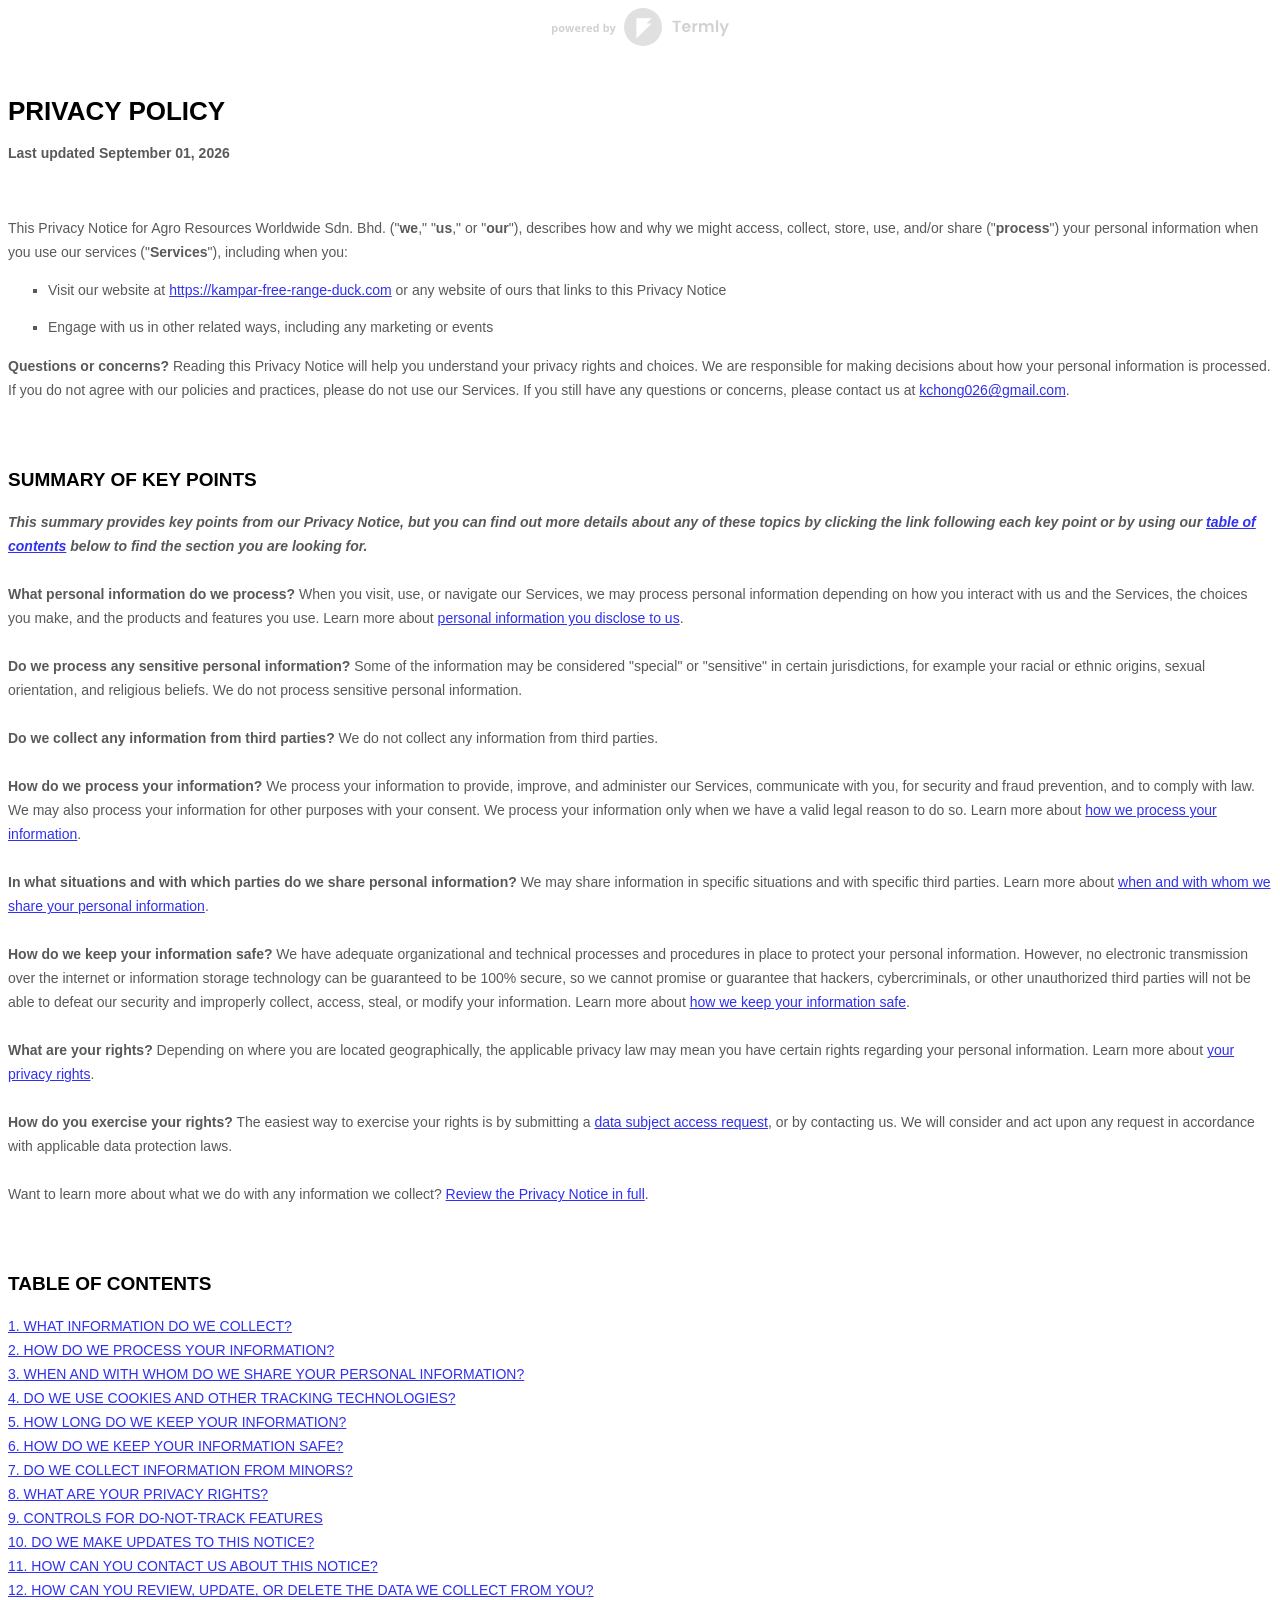
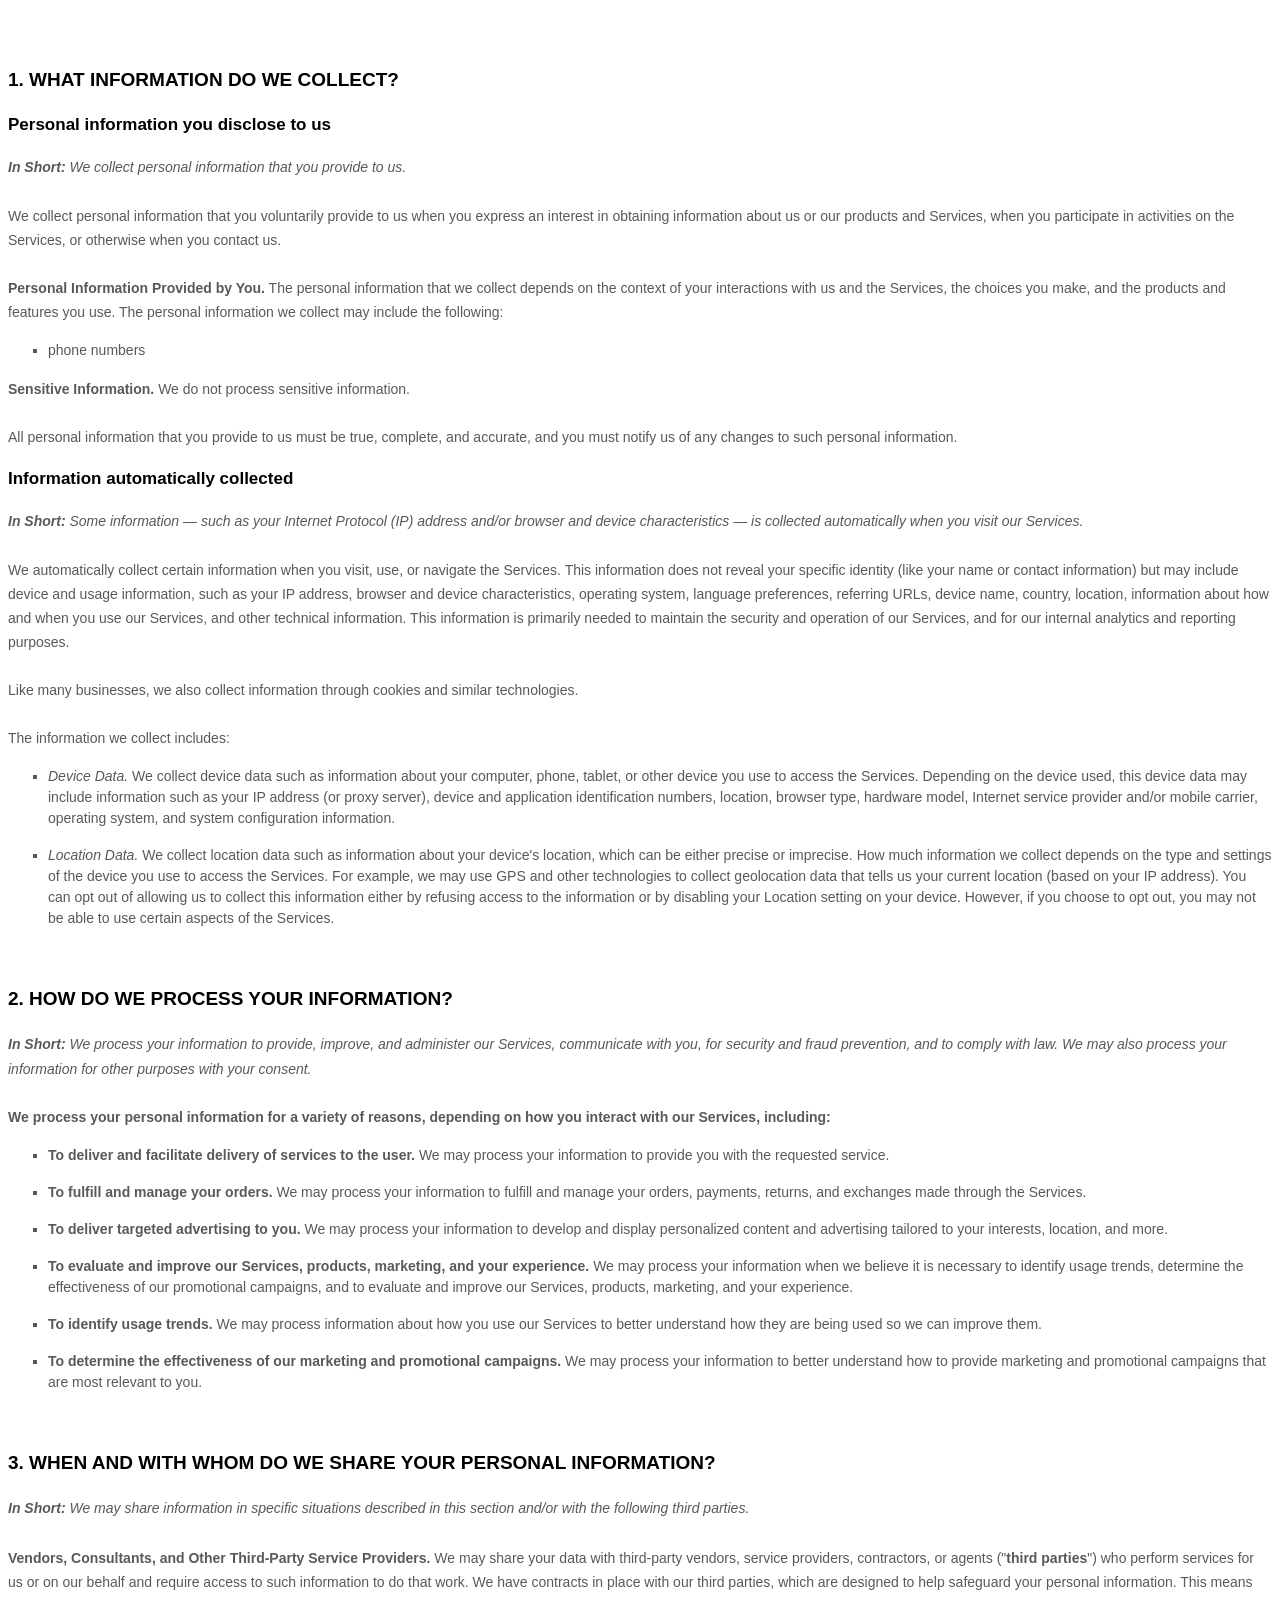
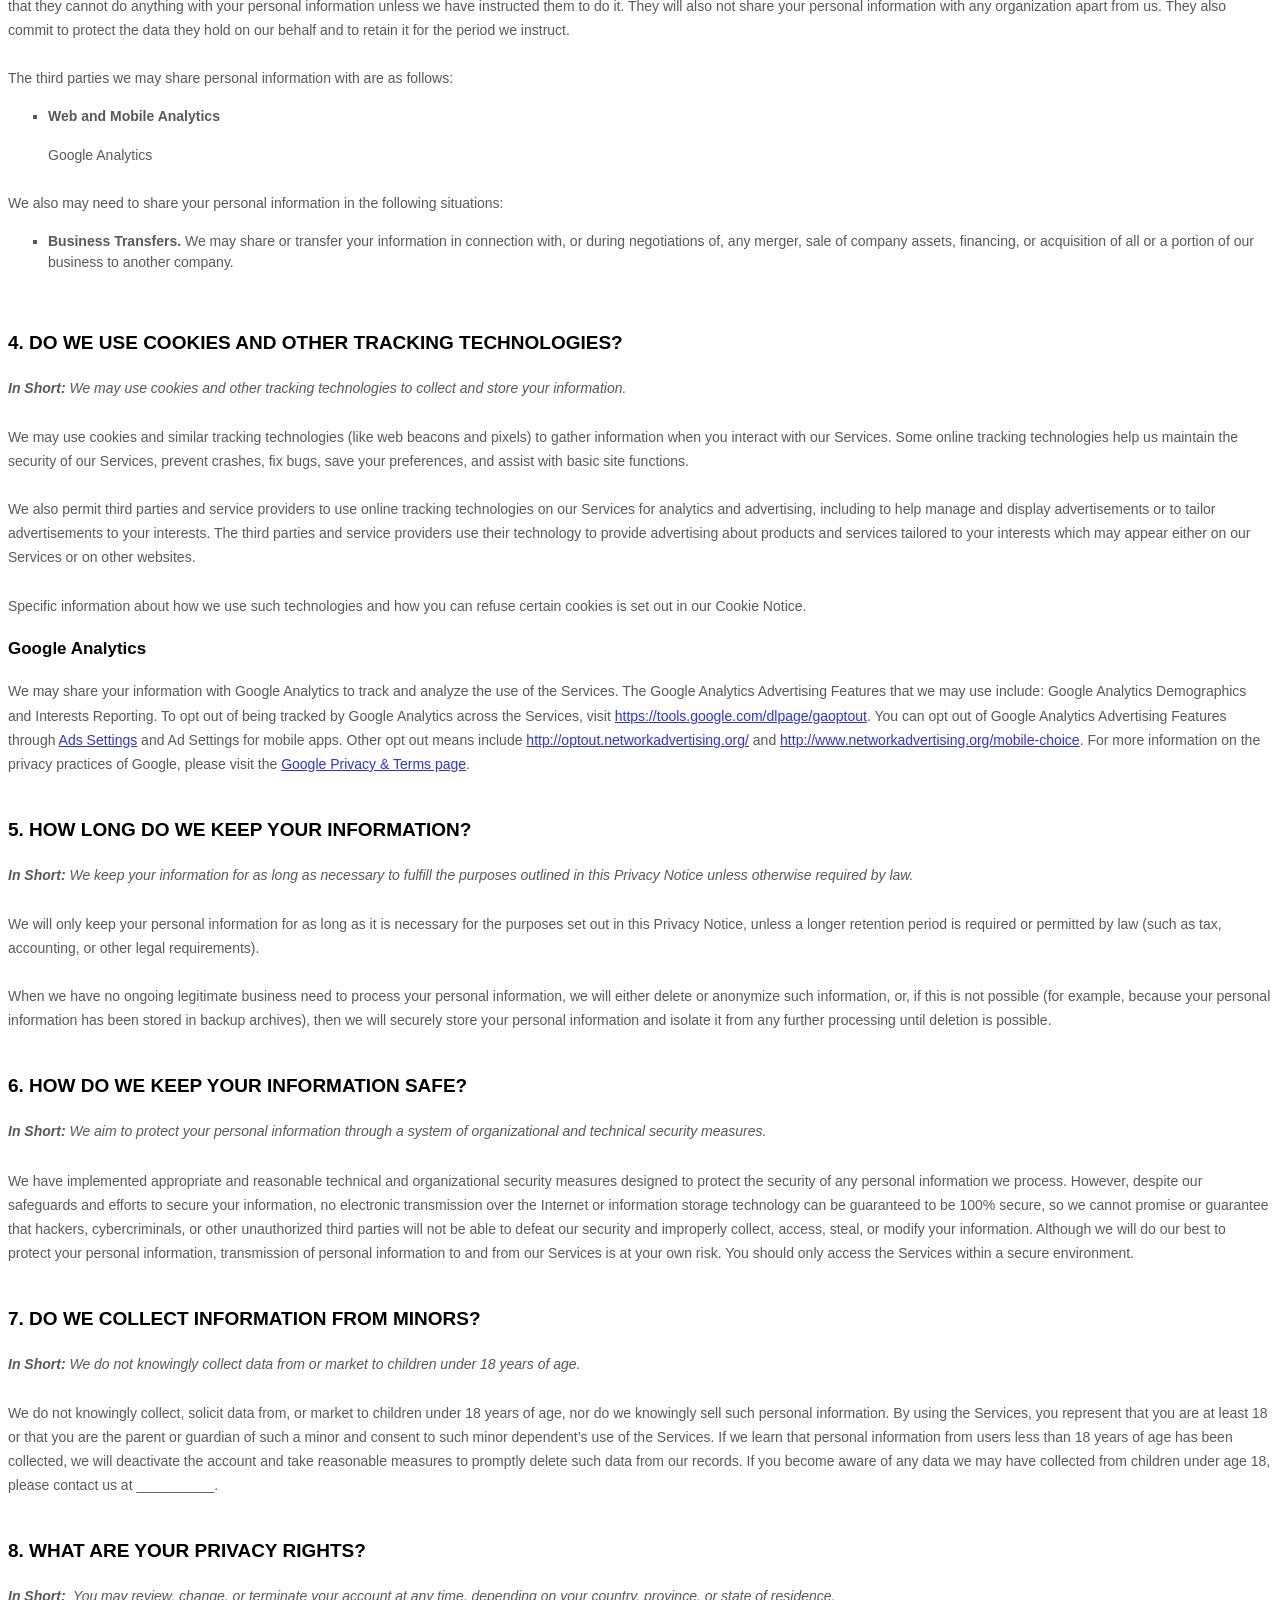
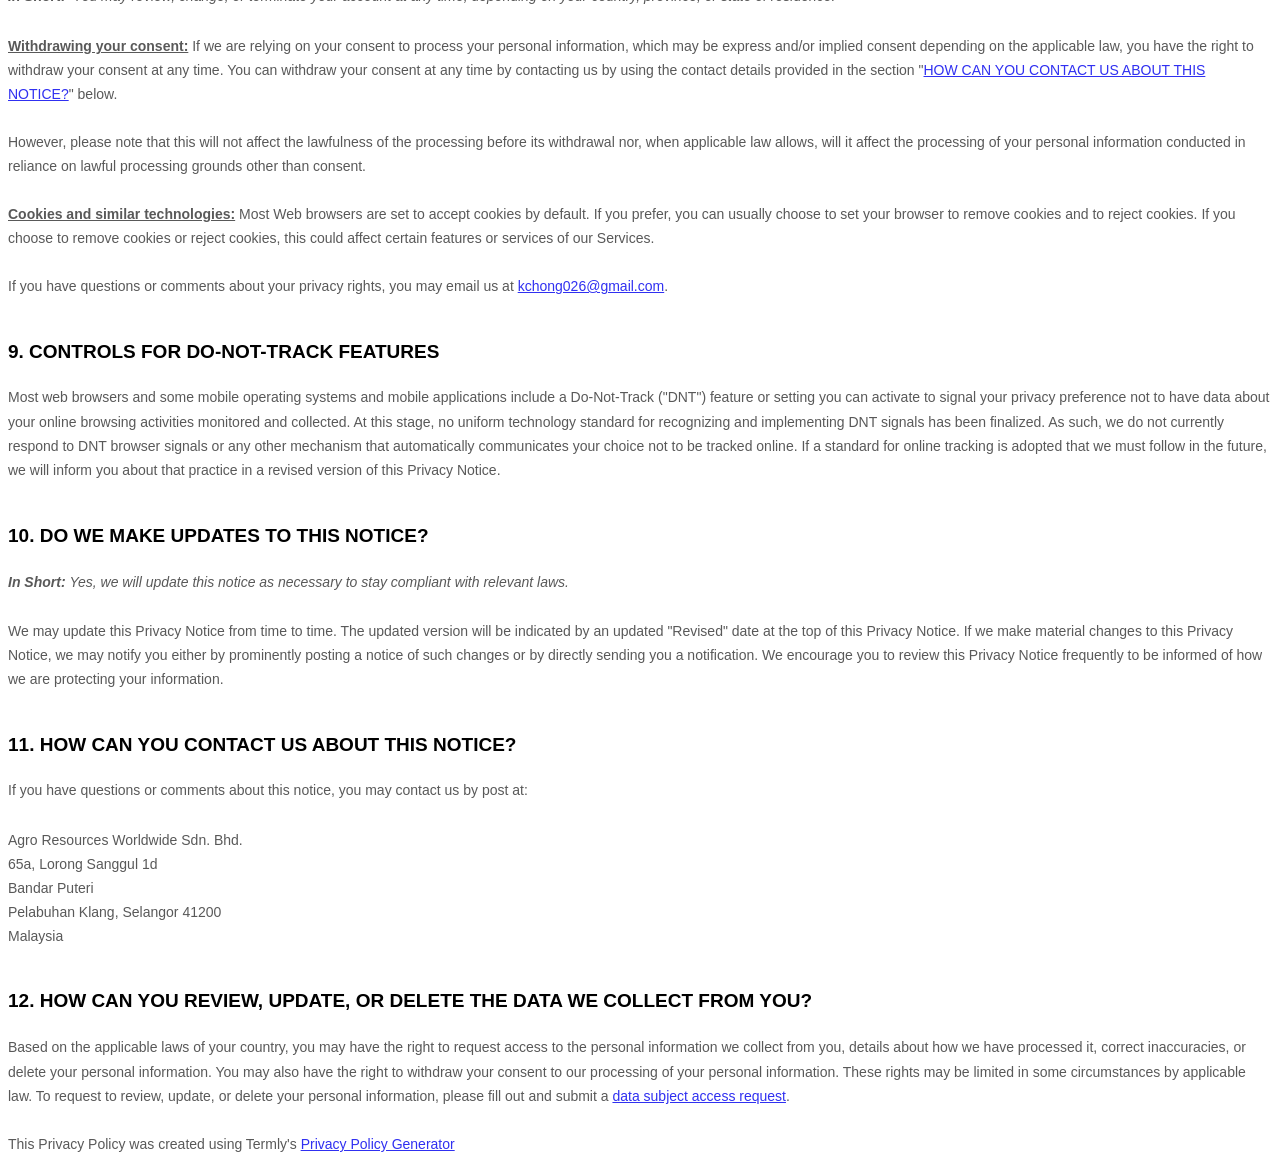
<file: privacy.html>
<!DOCTYPE html>
<html lang="en">
<head>
  <meta charset="UTF-8">
  <meta name="viewport" content="width=device-width, initial-scale=1.0">
  <title>Privacy Policy | Kampar Free Range Duck</title>
  <meta name="description" content="Privacy Policy for Kampar Free Range Duck (kampar-free-range-duck.com) — how we collect, use, and protect your personal information.">
  <meta name="robots" content="index, follow">
  <link rel="canonical" href="https://kampar-free-range-duck.com/privacy.html">
  <link rel="icon" href="assets/favico.ico" type="image/x-icon">
</head>

<body>

  <style>
  [data-custom-class='body'], [data-custom-class='body'] * {
          background: transparent !important;
        }
[data-custom-class='title'], [data-custom-class='title'] * {
          font-family: Arial !important;
font-size: 26px !important;
color: #000000 !important;
        }
[data-custom-class='subtitle'], [data-custom-class='subtitle'] * {
          font-family: Arial !important;
color: #595959 !important;
font-size: 14px !important;
        }
[data-custom-class='heading_1'], [data-custom-class='heading_1'] * {
          font-family: Arial !important;
font-size: 19px !important;
color: #000000 !important;
        }
[data-custom-class='heading_2'], [data-custom-class='heading_2'] * {
          font-family: Arial !important;
font-size: 17px !important;
color: #000000 !important;
        }
[data-custom-class='body_text'], [data-custom-class='body_text'] * {
          color: #595959 !important;
font-size: 14px !important;
font-family: Arial !important;
        }
[data-custom-class='link'], [data-custom-class='link'] * {
          color: #3030F1 !important;
font-size: 14px !important;
font-family: Arial !important;
word-break: break-word !important;
        }
</style>
  <main>
      <span style="display: block;margin: 0 auto 3.125rem;width: 11.125rem;height: 2.375rem;background: url([data-uri]) center no-repeat;"></span>

      <div data-custom-class="body">
      <div><strong><span style="font-size: 26px;"><span data-custom-class="title"><bdt class="block-component"></bdt><bdt class="question"><h1>PRIVACY POLICY</h1></bdt><bdt class="statement-end-if-in-editor"></bdt></span></span></strong></div><div><span style="color: rgb(127, 127, 127);"><strong><span style="font-size: 15px;"><span data-custom-class="subtitle">Last updated <bdt class="question">September 01, 2026</bdt></span></span></strong></span></div><div><br></div><div><br></div><div><br></div><div style="line-height: 1.5;"><span style="color: rgb(127, 127, 127);"><span style="color: rgb(89, 89, 89); font-size: 15px;"><span data-custom-class="body_text">This Privacy Notice for <bdt class="question noTranslate">Agro Resources Worldwide Sdn. Bhd.</bdt><bdt class="block-component"></bdt></bdt> (<bdt class="block-component"></bdt>"<strong>we</strong>," "<strong>us</strong>," or "<strong>our</strong>"<bdt class="statement-end-if-in-editor"></bdt></span><span data-custom-class="body_text">), describes how and why we might access, collect, store, use, and/or share (<bdt class="block-component"></bdt>"<strong>process</strong>"<bdt class="statement-end-if-in-editor"></bdt>) your personal information when you use our services (<bdt class="block-component"></bdt>"<strong>Services</strong>"<bdt class="statement-end-if-in-editor"></bdt>), including when you:</span></span></span><span style="font-size: 15px;"><span style="color: rgb(127, 127, 127);"><span data-custom-class="body_text"><span style="color: rgb(89, 89, 89);"><span data-custom-class="body_text"><bdt class="block-component"></bdt></span></span></span></span></span></div><ul><li data-custom-class="body_text" style="line-height: 1.5;"><span style="font-size: 15px; color: rgb(89, 89, 89);"><span style="font-size: 15px; color: rgb(89, 89, 89);"><span data-custom-class="body_text">Visit our website<bdt class="block-component"></bdt> at <span style="color: rgb(0, 58, 250);"><bdt class="question noTranslate"><a target="_blank" data-custom-class="link" href="https://kampar-free-range-duck.com">https://kampar-free-range-duck.com</a></bdt></span><span style="font-size: 15px;"><span style="color: rgb(89, 89, 89);"><span data-custom-class="body_text"><span style="font-size: 15px;"><span style="color: rgb(89, 89, 89);"><bdt class="statement-end-if-in-editor"> or any website of ours that links to this Privacy Notice</bdt></span></span></span></span></span></span></span></span></li></ul><div><bdt class="block-component"><span style="font-size: 15px;"><span style="font-size: 15px;"><span style="color: rgb(127, 127, 127);"><span data-custom-class="body_text"><span style="color: rgb(89, 89, 89);"><span data-custom-class="body_text"><bdt class="block-component"></bdt></bdt></span></span></span></span></span></span></span></span></li></ul><div style="line-height: 1.5;"><bdt class="block-component"><span style="font-size: 15px;"></span></bdt></li></ul><div style="line-height: 1.5;"><span style="font-size: 15px;"><span style="color: rgb(127, 127, 127);"><span data-custom-class="body_text"><span style="color: rgb(89, 89, 89);"><span data-custom-class="body_text"><bdt class="block-component"></bdt></span></span></span></span></span></div><ul><li data-custom-class="body_text" style="line-height: 1.5;"><span style="font-size: 15px; color: rgb(89, 89, 89);"><span style="font-size: 15px; color: rgb(89, 89, 89);"><span data-custom-class="body_text">Engage with us in other related ways, including any marketing or events<span style="font-size: 15px;"><span style="color: rgb(89, 89, 89);"><span data-custom-class="body_text"><span style="font-size: 15px;"><span style="color: rgb(89, 89, 89);"><bdt class="statement-end-if-in-editor"></bdt></span></span></span></span></span></span></span></span></li></ul><div style="line-height: 1.5;"><span style="font-size: 15px;"><span style="color: rgb(127, 127, 127);"><span data-custom-class="body_text"><strong>Questions or concerns? </strong>Reading this Privacy Notice will help you understand your privacy rights and choices. We are responsible for making decisions about how your personal information is processed. If you do not agree with our policies and practices, please do not use our Services.<bdt class="block-component"></bdt> If you still have any questions or concerns, please contact us at <bdt class="question noTranslate"><a target="_blank" data-custom-class="link" href="mailto:kchong026@gmail.com">kchong026@gmail.com</a></bdt>.</span></span></span></div><div style="line-height: 1.5;"><br></div><div style="line-height: 1.5;"><br></div><div style="line-height: 1.5;"><strong><span style="font-size: 15px;"><span data-custom-class="heading_1"><h2>SUMMARY OF KEY POINTS</h2></span></span></strong></div><div style="line-height: 1.5;"><span style="font-size: 15px;"><span data-custom-class="body_text"><strong><em>This summary provides key points from our Privacy Notice, but you can find out more details about any of these topics by clicking the link following each key point or by using our </em></strong></span></span><a data-custom-class="link" href="#toc"><span style="color: rgb(0, 58, 250); font-size: 15px;"><span data-custom-class="body_text"><strong><em>table of contents</em></strong></span></span></a><span style="font-size: 15px;"><span data-custom-class="body_text"><strong><em> below to find the section you are looking for.</em></strong></span></span></div><div style="line-height: 1.5;"><br></div><div style="line-height: 1.5;"><span style="font-size: 15px;"><span data-custom-class="body_text"><strong>What personal information do we process?</strong> When you visit, use, or navigate our Services, we may process personal information depending on how you interact with us and the Services, the choices you make, and the products and features you use. Learn more about </span></span><a data-custom-class="link" href="#personalinfo"><span style="color: rgb(0, 58, 250); font-size: 15px;"><span data-custom-class="body_text">personal information you disclose to us</span></span></a><span data-custom-class="body_text">.</span></div><div style="line-height: 1.5;"><br></div><div style="line-height: 1.5;"><span style="font-size: 15px;"><span data-custom-class="body_text"><strong>Do we process any sensitive personal information? </strong>Some of the information may be considered <bdt class="block-component"></bdt>"special" or "sensitive"<bdt class="statement-end-if-in-editor"></bdt> in certain jurisdictions, for example your racial or ethnic origins, sexual orientation, and religious beliefs. <bdt class="block-component"></bdt>We do not process sensitive personal information.<bdt class="else-block"></bdt></span></span></div><div style="line-height: 1.5;"><br></div><div style="line-height: 1.5;"><span style="font-size: 15px;"><span data-custom-class="body_text"><strong>Do we collect any information from third parties?</strong> <bdt class="block-component"></bdt>We do not collect any information from third parties.<bdt class="else-block"></bdt></span></span></div><div style="line-height: 1.5;"><br></div><div style="line-height: 1.5;"><span style="font-size: 15px;"><span data-custom-class="body_text"><strong>How do we process your information?</strong> We process your information to provide, improve, and administer our Services, communicate with you, for security and fraud prevention, and to comply with law. We may also process your information for other purposes with your consent. We process your information only when we have a valid legal reason to do so. Learn more about </span></span><a data-custom-class="link" href="#infouse"><span style="color: rgb(0, 58, 250); font-size: 15px;"><span data-custom-class="body_text">how we process your information</span></span></a><span data-custom-class="body_text">.</span></div><div style="line-height: 1.5;"><br></div><div style="line-height: 1.5;"><span style="font-size: 15px;"><span data-custom-class="body_text"><strong>In what situations and with which <bdt class="block-component"></bdt>parties do we share personal information?</strong> We may share information in specific situations and with specific <bdt class="block-component"></bdt>third parties. Learn more about </span></span><a data-custom-class="link" href="#whoshare"><span style="color: rgb(0, 58, 250); font-size: 15px;"><span data-custom-class="body_text">when and with whom we share your personal information</span></span></a><span style="font-size: 15px;"><span data-custom-class="body_text">.<bdt class="block-component"></bdt></span></span></div><div style="line-height: 1.5;"><br></div><div style="line-height: 1.5;"><span style="font-size: 15px;"><span data-custom-class="body_text"><strong>How do we keep your information safe?</strong> We have adequate <bdt class="block-component"></bdt>organizational<bdt class="statement-end-if-in-editor"></bdt> and technical processes and procedures in place to protect your personal information. However, no electronic transmission over the internet or information storage technology can be guaranteed to be 100% secure, so we cannot promise or guarantee that hackers, cybercriminals, or other <bdt class="block-component"></bdt>unauthorized<bdt class="statement-end-if-in-editor"></bdt> third parties will not be able to defeat our security and improperly collect, access, steal, or modify your information. Learn more about </span></span><a data-custom-class="link" href="#infosafe"><span style="color: rgb(0, 58, 250); font-size: 15px;"><span data-custom-class="body_text">how we keep your information safe</span></span></a><span data-custom-class="body_text">.</span><span style="font-size: 15px;"><span data-custom-class="body_text"><bdt class="statement-end-if-in-editor"></bdt></span></span></div><div style="line-height: 1.5;"><br></div><div style="line-height: 1.5;"><span style="font-size: 15px;"><span data-custom-class="body_text"><strong>What are your rights?</strong> Depending on where you are located geographically, the applicable privacy law may mean you have certain rights regarding your personal information. Learn more about </span></span><a data-custom-class="link" href="#privacyrights"><span style="color: rgb(0, 58, 250); font-size: 15px;"><span data-custom-class="body_text">your privacy rights</span></span></a><span data-custom-class="body_text">.</span></div><div style="line-height: 1.5;"><br></div><div style="line-height: 1.5;"><span style="font-size: 15px;"><span data-custom-class="body_text"><strong>How do you exercise your rights?</strong> The easiest way to exercise your rights is by <bdt class="block-component">submitting a </bdt></span></span><a data-custom-class="link" href="https://app.termly.io/dsar/692c6e31-aaae-47ba-ab40-70414c770a46" rel="noopener noreferrer" target="_blank"><span style="color: rgb(0, 58, 250); font-size: 15px;"><span data-custom-class="body_text">data subject access request</span></span></a><span style="font-size: 15px;"><span data-custom-class="body_text"><bdt class="block-component"></bdt>, or by contacting us. We will consider and act upon any request in accordance with applicable data protection laws.</span></span></div><div style="line-height: 1.5;"><br></div><div style="line-height: 1.5;"><span style="font-size: 15px;"><span data-custom-class="body_text">Want to learn more about what we do with any information we collect? </span></span><a data-custom-class="link" href="#toc"><span style="color: rgb(0, 58, 250); font-size: 15px;"><span data-custom-class="body_text">Review the Privacy Notice in full</span></span></a><span style="font-size: 15px;"><span data-custom-class="body_text">.</span></span></div><div style="line-height: 1.5;"><br></div><div style="line-height: 1.5;"><br></div><div id="toc" style="line-height: 1.5;"><span style="font-size: 15px;"><span style="color: rgb(127, 127, 127);"><span style="color: rgb(0, 0, 0);"><strong><span data-custom-class="heading_1"><h2>TABLE OF CONTENTS</h2></span></strong></span></span></span></div><div style="line-height: 1.5;"><span style="font-size: 15px;"><a data-custom-class="link" href="#infocollect"><span style="color: rgb(0, 58, 250);">1. WHAT INFORMATION DO WE COLLECT?</span></a></span></div><div style="line-height: 1.5;"><span style="font-size: 15px;"><a data-custom-class="link" href="#infouse"><span style="color: rgb(0, 58, 250);">2. HOW DO WE PROCESS YOUR INFORMATION?<bdt class="block-component"></bdt></span></a></span></div><div style="line-height: 1.5;"><span style="font-size: 15px;"><span style="color: rgb(0, 58, 250);"><a data-custom-class="link" href="#whoshare">3. WHEN AND WITH WHOM DO WE SHARE YOUR PERSONAL INFORMATION?</a></span><span data-custom-class="body_text"><bdt class="block-component"></bdt></a><span style="color: rgb(127, 127, 127);"><span style="color: rgb(89, 89, 89);"><span data-custom-class="body_text"><span style="color: rgb(89, 89, 89);"><bdt class="block-component"></bdt></span></span></span></span></span></div><div style="line-height: 1.5;"><span style="font-size: 15px;"><a data-custom-class="link" href="#cookies"><span style="color: rgb(0, 58, 250);">4. DO WE USE COOKIES AND OTHER TRACKING TECHNOLOGIES?</span></a><span style="color: rgb(127, 127, 127);"><span style="color: rgb(89, 89, 89);"><span data-custom-class="body_text"><span style="color: rgb(89, 89, 89);"><bdt class="statement-end-if-in-editor"></bdt></span></span></span></span><bdt class="block-component"></bdt></span></div><div style="line-height: 1.5;"><span style="font-size: 15px;"><span style="color: rgb(127, 127, 127);"><span style="color: rgb(89, 89, 89);"><span data-custom-class="body_text"><span style="color: rgb(89, 89, 89);"><span style="color: rgb(89, 89, 89);"><span style="color: rgb(89, 89, 89);"><bdt class="block-component"></bdt></span></span> <bdt class="block-component"></bdt></span></span></span></span></span></div><div style="line-height: 1.5;"><span style="font-size: 15px;"><a data-custom-class="link" href="#inforetain"><span style="color: rgb(0, 58, 250);">5. HOW LONG DO WE KEEP YOUR INFORMATION?</span></a><span style="color: rgb(127, 127, 127);"><span style="color: rgb(89, 89, 89);"><span data-custom-class="body_text"><span style="color: rgb(89, 89, 89);"><span style="color: rgb(89, 89, 89);"><bdt class="block-component"></bdt></span></span></span></span></span></span></div><div style="line-height: 1.5;"><span style="font-size: 15px;"><a data-custom-class="link" href="#infosafe"><span style="color: rgb(0, 58, 250);">6. HOW DO WE KEEP YOUR INFORMATION SAFE?</span></a><span style="color: rgb(127, 127, 127);"><span style="color: rgb(89, 89, 89);"><span data-custom-class="body_text"><span style="color: rgb(89, 89, 89);"><bdt class="statement-end-if-in-editor"></bdt><bdt class="block-component"></bdt></span></span></span></span></span></div><div style="line-height: 1.5;"><span style="font-size: 15px;"><a data-custom-class="link" href="#infominors"><span style="color: rgb(0, 58, 250);">7. DO WE COLLECT INFORMATION FROM MINORS?</span></a><span style="color: rgb(127, 127, 127);"><span style="color: rgb(89, 89, 89);"><span data-custom-class="body_text"><span style="color: rgb(89, 89, 89);"><bdt class="statement-end-if-in-editor"></bdt></span></span></span></span></span></div><div style="line-height: 1.5;"><span style="font-size: 15px;"><span style="color: rgb(0, 58, 250);"><a data-custom-class="link" href="#privacyrights">8. WHAT ARE YOUR PRIVACY RIGHTS?</a></span></span></div><div style="line-height: 1.5;"><span style="font-size: 15px;"><a data-custom-class="link" href="#DNT"><span style="color: rgb(0, 58, 250);">9. CONTROLS FOR DO-NOT-TRACK FEATURES<bdt class="block-component"></span><bdt class="block-component"><span style="font-size: 15px;"><span data-custom-class="body_text"></span></bdt></span></div><div style="line-height: 1.5;"><bdt class="block-component"><span style="font-size: 15px;"></bdt><bdt class="block-component"></bdt><bdt class="block-component"></bdt><bdt class="block-component"></bdt><bdt class="block-component"></bdt><bdt class="block-component"></bdt><bdt class="block-component"></bdt><bdt class="block-component"></bdt><bdt class="block-component"></bdt><bdt class="block-component"></span></bdt></div><div style="line-height: 1.5;"><span style="font-size: 15px;"><a data-custom-class="link" href="#policyupdates"><span style="color: rgb(0, 58, 250);">10. DO WE MAKE UPDATES TO THIS NOTICE?</span></a></span></div><div style="line-height: 1.5;"><a data-custom-class="link" href="#contact"><span style="color: rgb(0, 58, 250); font-size: 15px;">11. HOW CAN YOU CONTACT US ABOUT THIS NOTICE?</span></a></div><div style="line-height: 1.5;"><a data-custom-class="link" href="#request"><span style="color: rgb(0, 58, 250);">12. HOW CAN YOU REVIEW, UPDATE, OR DELETE THE DATA WE COLLECT FROM YOU?</span></a></div><div style="line-height: 1.5;"><br></div><div style="line-height: 1.5;"><br></div><div id="infocollect" style="line-height: 1.5;"><span style="color: rgb(0, 0, 0);"><span style="color: rgb(0, 0, 0); font-size: 15px;"><span style="font-size: 15px; color: rgb(0, 0, 0);"><span style="font-size: 15px; color: rgb(0, 0, 0);"><span id="control" style="color: rgb(0, 0, 0);"><strong><span data-custom-class="heading_1"><h2>1. WHAT INFORMATION DO WE COLLECT?</h2></span></strong></span></span></span></span></span><span data-custom-class="heading_2" id="personalinfo" style="color: rgb(0, 0, 0);"><span style="font-size: 15px;"><strong><h3>Personal information you disclose to us</h3></strong></span></span><span style="color: rgb(127, 127, 127);"><span style="color: rgb(89, 89, 89); font-size: 15px;"><span data-custom-class="body_text"><span style="font-size: 15px; color: rgb(89, 89, 89);"><span style="font-size: 15px; color: rgb(89, 89, 89);"><span data-custom-class="body_text"><strong><em>In Short:</em></strong></span></span></span></span><span data-custom-class="body_text"><span style="font-size: 15px; color: rgb(89, 89, 89);"><span style="font-size: 15px; color: rgb(89, 89, 89);"><span data-custom-class="body_text"><strong><em> </em></strong><em>We collect personal information that you provide to us.</em></span></span></span></span></span></span></div><div style="line-height: 1.5;"><br></div><div style="line-height: 1.5;"><span style="font-size: 15px; color: rgb(89, 89, 89);"><span style="font-size: 15px; color: rgb(89, 89, 89);"><span data-custom-class="body_text">We collect personal information that you voluntarily provide to us when you <span style="font-size: 15px;"><bdt class="block-component"></bdt></span></span><span data-custom-class="body_text">express an interest in obtaining information about us or our products and Services, when you participate in activities on the Services, or otherwise when you contact us.</span></span></span></span></div><div style="line-height: 1.5;"><br></div><div style="line-height: 1.5;"><span style="font-size: 15px; color: rgb(89, 89, 89);"><span style="font-size: 15px; color: rgb(89, 89, 89);"><span data-custom-class="body_text"><span style="font-size: 15px;"><bdt class="block-component"></bdt></span></span></span></span></div><div style="line-height: 1.5;"><span style="font-size: 15px; color: rgb(89, 89, 89);"><span style="font-size: 15px; color: rgb(89, 89, 89);"><span data-custom-class="body_text"><strong>Personal Information Provided by You.</strong> The personal information that we collect depends on the context of your interactions with us and the Services, the choices you make, and the products and features you use. The personal information we collect may include the following:<span style="font-size: 15px;"><span data-custom-class="body_text"><bdt class="forloop-component"></bdt></span></span></span></span></span></div><ul><li data-custom-class="body_text" style="line-height: 1.5;"><span style="font-size: 15px; color: rgb(89, 89, 89);"><span style="font-size: 15px; color: rgb(89, 89, 89);"><span data-custom-class="body_text"><span style="font-size: 15px;"><span data-custom-class="body_text"><bdt class="question">phone numbers</bdt></span></span></span></span></span></li></ul><div style="line-height: 1.5;"><span style="font-size: 15px; color: rgb(89, 89, 89);"><span style="font-size: 15px; color: rgb(89, 89, 89);"><span data-custom-class="body_text"><span style="font-size: 15px;"><span data-custom-class="body_text"><bdt class="forloop-component"></bdt></span><span data-custom-class="body_text"><bdt class="statement-end-if-in-editor"></bdt></span></span></span></span></span></div><div id="sensitiveinfo" style="line-height: 1.5;"><span style="font-size: 15px;"><span data-custom-class="body_text"><strong>Sensitive Information.</strong> <bdt class="block-component"></bdt>We do not process sensitive information.</span></span></div><div style="line-height: 1.5;"><br></div><div style="line-height: 1.5;"><span style="font-size: 15px;"><span data-custom-class="body_text"><bdt class="else-block"></bdt></span></span><span style="font-size: 15px; color: rgb(89, 89, 89);"><span style="font-size: 15px; color: rgb(89, 89, 89);"><span data-custom-class="body_text"><span style="font-size: 15px;"><span data-custom-class="body_text"><bdt class="block-component"><bdt class="block-component"></bdt></bdt></span></span></span></span><bdt class="block-component"></span></span></bdt></div><div style="line-height: 1.5;"><span style="font-size: 15px; color: rgb(89, 89, 89);"><span style="font-size: 15px; color: rgb(89, 89, 89);"><span data-custom-class="body_text">All personal information that you provide to us must be true, complete, and accurate, and you must notify us of any changes to such personal information.</span></span></span></div><div style="line-height: 1.5;"><span style="font-size: 15px; color: rgb(89, 89, 89);"><span style="font-size: 15px; color: rgb(89, 89, 89);"><span data-custom-class="body_text"><bdt class="block-component"></bdt></span></span></span><span data-custom-class="heading_2" style="color: rgb(0, 0, 0);"><span style="font-size: 15px;"><strong><h3>Information automatically collected</h3></strong></span></span><span style="color: rgb(127, 127, 127);"><span style="color: rgb(89, 89, 89); font-size: 15px;"><span data-custom-class="body_text"><span style="font-size: 15px; color: rgb(89, 89, 89);"><span style="font-size: 15px; color: rgb(89, 89, 89);"><span data-custom-class="body_text"><strong><em>In Short:</em></strong></span></span></span></span><span data-custom-class="body_text"><span style="font-size: 15px; color: rgb(89, 89, 89);"><span style="font-size: 15px; color: rgb(89, 89, 89);"><span data-custom-class="body_text"><strong><em> </em></strong><em>Some information — such as your Internet Protocol (IP) address and/or browser and device characteristics — is collected automatically when you visit our Services.</em></span></span></span></span></span></span></div><div style="line-height: 1.5;"><br></div><div style="line-height: 1.5;"><span style="font-size: 15px; color: rgb(89, 89, 89);"><span style="font-size: 15px; color: rgb(89, 89, 89);"><span data-custom-class="body_text">We automatically collect certain information when you visit, use, or navigate the Services. This information does not reveal your specific identity (like your name or contact information) but may include device and usage information, such as your IP address, browser and device characteristics, operating system, language preferences, referring URLs, device name, country, location, information about how and when you use our Services, and other technical information. This information is primarily needed to maintain the security and operation of our Services, and for our internal analytics and reporting purposes.</span></span></span></div><div style="line-height: 1.5;"><br></div><div style="line-height: 1.5;"><span style="font-size: 15px; color: rgb(89, 89, 89);"><span style="font-size: 15px; color: rgb(89, 89, 89);"><span data-custom-class="body_text"><bdt class="block-component"></bdt></span></span></span></div><div style="line-height: 1.5;"><span style="font-size: 15px; color: rgb(89, 89, 89);"><span style="font-size: 15px; color: rgb(89, 89, 89);"><span data-custom-class="body_text">Like many businesses, we also collect information through cookies and similar technologies. <bdt class="block-component"></bdt><bdt class="block-component"></bdt></span></span></span></div><div style="line-height: 1.5;"><br></div><div style="line-height: 1.5;"><span style="font-size: 15px; color: rgb(89, 89, 89);"><span style="font-size: 15px; color: rgb(89, 89, 89);"><span data-custom-class="body_text"><bdt class="statement-end-if-in-editor"><span data-custom-class="body_text"></span></bdt></span><span data-custom-class="body_text"><bdt class="block-component"></bdt></span></span></span></div><div style="line-height: 1.5;"><span style="font-size: 15px; color: rgb(89, 89, 89);"><span style="font-size: 15px; color: rgb(89, 89, 89);"><span data-custom-class="body_text">The information we collect includes:<bdt class="block-component"></bdt></span></span></span></span></span></span></span></span></li></ul><div style="line-height: 1.5;"><bdt class="block-component"><span style="font-size: 15px;"><span data-custom-class="body_text"></span></span></bdt></div><ul><li data-custom-class="body_text" style="line-height: 1.5;"><span style="font-size: 15px; color: rgb(89, 89, 89);"><span style="font-size: 15px; color: rgb(89, 89, 89);"><span data-custom-class="body_text"><em>Device Data.</em> We collect device data such as information about your computer, phone, tablet, or other device you use to access the Services. Depending on the device used, this device data may include information such as your IP address (or proxy server), device and application identification numbers, location, browser type, hardware model, Internet service provider and/or mobile carrier, operating system, and system configuration information.<span style="font-size: 15px;"><span style="color: rgb(89, 89, 89);"><span data-custom-class="body_text"><span style="font-size: 15px;"><span style="color: rgb(89, 89, 89);"><bdt class="statement-end-if-in-editor"></bdt></span></span></span></span></span></span></span></span></li></ul><div style="line-height: 1.5;"><bdt class="block-component"><span style="font-size: 15px;"><span data-custom-class="body_text"></span></span></bdt></div><ul><li data-custom-class="body_text" style="line-height: 1.5;"><span style="font-size: 15px; color: rgb(89, 89, 89);"><span style="font-size: 15px; color: rgb(89, 89, 89);"><span data-custom-class="body_text"><em>Location Data.</em> We collect location data such as information about your device's location, which can be either precise or imprecise. How much information we collect depends on the type and settings of the device you use to access the Services. For example, we may use GPS and other technologies to collect geolocation data that tells us your current location (based on your IP address). You can opt out of allowing us to collect this information either by refusing access to the information or by disabling your Location setting on your device. However, if you choose to opt out, you may not be able to use certain aspects of the Services.<span style="font-size: 15px;"><span style="color: rgb(89, 89, 89);"><span data-custom-class="body_text"><span style="font-size: 15px;"><span style="color: rgb(89, 89, 89);"><bdt class="statement-end-if-in-editor"></bdt></span></span></span></span></span></span></span></span></li></ul><div><bdt class="block-component"><span style="font-size: 15px;"></bdt></bdt><bdt class="statement-end-if-in-editor"></bdt></bdt></span></span></span><bdt class="block-component"><span style="font-size: 15px;"></span></bdt><span style="font-size: 15px; color: rgb(89, 89, 89);"><span style="font-size: 15px; color: rgb(89, 89, 89);"><span data-custom-class="body_text"><span style="color: rgb(89, 89, 89); font-size: 15px;"><span data-custom-class="body_text"><span style="color: rgb(89, 89, 89); font-size: 15px;"><span data-custom-class="body_text"><bdt class="statement-end-if-in-editor"><bdt class="block-component"></bdt></bdt></span></span></span></span></bdt></span></span></span></span></span></span></span></span><span style="font-size: 15px;"><span data-custom-class="body_text"><bdt class="block-component"></bdt></span></span></div><div style="line-height: 1.5;"><br></div><div id="infouse" style="line-height: 1.5;"><span style="color: rgb(127, 127, 127);"><span style="color: rgb(89, 89, 89); font-size: 15px;"><span style="font-size: 15px; color: rgb(89, 89, 89);"><span style="font-size: 15px; color: rgb(89, 89, 89);"><span id="control" style="color: rgb(0, 0, 0);"><strong><span data-custom-class="heading_1"><h2>2. HOW DO WE PROCESS YOUR INFORMATION?</h2></span></strong></span></span></span><span data-custom-class="body_text"><span style="font-size: 15px; color: rgb(89, 89, 89);"><span style="font-size: 15px; color: rgb(89, 89, 89);"><span data-custom-class="body_text"><strong><em>In Short: </em></strong><em>We process your information to provide, improve, and administer our Services, communicate with you, for security and fraud prevention, and to comply with law.<bdt class="block-component"></bdt> We may also process your information for other purposes <bdt class="block-component"></bdt>with your<bdt class="statement-end-if-in-editor"></bdt> consent.</em></span></span></span></span></span></span></div><div style="line-height: 1.5;"><br></div><div style="line-height: 1.5;"><span style="font-size: 15px; color: rgb(89, 89, 89);"><span style="font-size: 15px; color: rgb(89, 89, 89);"><span data-custom-class="body_text"><strong>We process your personal information for a variety of reasons, depending on how you interact with our Services, including:</strong><bdt class="block-component"></bdt></span></span></span></span></span></span></span></span></span></span></span></span></li></ul><div style="line-height: 1.5;"><span style="font-size: 15px; color: rgb(89, 89, 89);"><span style="font-size: 15px; color: rgb(89, 89, 89);"><span data-custom-class="body_text"><bdt class="block-component"></bdt></span></span></span></div><ul><li data-custom-class="body_text" style="line-height: 1.5;"><span style="font-size: 15px; color: rgb(89, 89, 89);"><span style="font-size: 15px; color: rgb(89, 89, 89);"><span data-custom-class="body_text"><strong>To deliver and facilitate delivery of services to the user. </strong>We may process your information to provide you with the requested service.<span style="font-size: 15px; color: rgb(89, 89, 89);"><span style="font-size: 15px; color: rgb(89, 89, 89);"><span data-custom-class="body_text"><span style="font-size: 15px; color: rgb(89, 89, 89);"><span style="font-size: 15px; color: rgb(89, 89, 89);"><span data-custom-class="body_text"><span style="font-size: 15px;"><span style="color: rgb(89, 89, 89);"><span data-custom-class="body_text"><span style="font-size: 15px;"><span style="color: rgb(89, 89, 89);"><span data-custom-class="body_text"><bdt class="statement-end-if-in-editor"></bdt></span></span></span></span></span></span></span></span></span></span></span></span></span></span></span></li></ul><div style="line-height: 1.5;"><span style="font-size: 15px; color: rgb(89, 89, 89);"><span style="font-size: 15px; color: rgb(89, 89, 89);"><span data-custom-class="body_text"><bdt class="block-component"></bdt></span></span></span></span></span></span></span></span></span></span></span></span></span></span></span></span></span></span></span></span></span></li></ul><div style="line-height: 1.5;"><span style="font-size: 15px; color: rgb(89, 89, 89);"><span style="font-size: 15px; color: rgb(89, 89, 89);"><span data-custom-class="body_text"><bdt class="block-component"></bdt></span></span></span></span></span></span></span></span></span></span></span></span></li></ul><div style="line-height: 1.5;"><span style="font-size: 15px; color: rgb(89, 89, 89);"><span style="font-size: 15px; color: rgb(89, 89, 89);"><span data-custom-class="body_text"><bdt class="block-component"></bdt></span></span></span></li></ul><div style="line-height: 1.5;"><bdt class="block-component"><span style="font-size: 15px;"></bdt></span></span></span></span></span></span></li></ul><div style="line-height: 1.5;"><bdt class="block-component"><span style="font-size: 15px;"></bdt></span></span></span></span></span></span></span></span></span></li></ul><div style="line-height: 1.5;"><bdt class="block-component"><span style="font-size: 15px;"></span></bdt></div><ul><li data-custom-class="body_text" style="line-height: 1.5;"><span style="font-size: 15px; color: rgb(89, 89, 89);"><span style="font-size: 15px; color: rgb(89, 89, 89);"><span data-custom-class="body_text"><strong>To <bdt class="block-component"></bdt>fulfill<bdt class="statement-end-if-in-editor"></bdt> and manage your orders. </strong>We may process your information to <bdt class="block-component"></bdt>fulfill<bdt class="statement-end-if-in-editor"></bdt> and manage your orders, payments, returns, and exchanges made through the Services.<span style="font-size: 15px; color: rgb(89, 89, 89);"><span style="font-size: 15px; color: rgb(89, 89, 89);"><span data-custom-class="body_text"><span style="font-size: 15px; color: rgb(89, 89, 89);"><span style="font-size: 15px; color: rgb(89, 89, 89);"><span data-custom-class="body_text"><span style="font-size: 15px; color: rgb(89, 89, 89);"><span style="font-size: 15px; color: rgb(89, 89, 89);"><span data-custom-class="body_text"><bdt class="statement-end-if-in-editor"></bdt></span></span></span></span></span></span></span></span></span></span></span></span></li></ul><div style="line-height: 1.5;"><bdt class="block-component"><span style="font-size: 15px;"><span data-custom-class="body_text"></span></span></bdt></li></ul><p style="font-size: 15px; line-height: 1.5;"><bdt class="block-component"><span style="font-size: 15px;"></bdt></span></span></span></span></span></span></span></span></span></span></span></li></ul><p style="font-size: 15px; line-height: 1.5;"><bdt class="block-component"><span style="font-size: 15px;"></bdt></span></span></span></span></span></span></span></span></span></span></span></li></ul><p style="font-size: 15px; line-height: 1.5;"><bdt class="block-component"></bdt></span></span></span></span></span></span></span></span></span></span></span></li></ul><p style="font-size: 15px; line-height: 1.5;"><bdt class="block-component"></bdt></span></span></span></span></span></span></span></span></span></span></span></li></ul><div style="line-height: 1.5;"><bdt class="block-component"><span style="font-size: 15px;"><span data-custom-class="body_text"></span></bdt></span></li></ul><div style="line-height: 1.5;"><bdt class="block-component"><span style="font-size: 15px;"></bdt></span></span></span></li></ul><div style="line-height: 1.5;"><bdt class="block-component"><span style="font-size: 15px;"></span></bdt></div><ul><li data-custom-class="body_text" style="line-height: 1.5;"><span style="font-size: 15px; color: rgb(89, 89, 89);"><span style="font-size: 15px; color: rgb(89, 89, 89);"><span data-custom-class="body_text"><strong>To deliver targeted advertising to you. </strong>We may process your information to develop and display <bdt class="block-component"></bdt>personalized<bdt class="statement-end-if-in-editor"></bdt> content and advertising tailored to your interests, location, and more.<bdt class="block-component"></bdt></span></span></span></li></ul><div style="line-height: 1.5;"><span style="font-size: 15px;"><bdt class="block-component"><span data-custom-class="body_text"></bdt></span></span></li></ul><div style="line-height: 1.5;"><bdt class="block-component"><span style="font-size: 15px;"><span data-custom-class="body_text"></bdt></span></span></li></ul><div style="line-height: 1.5;"><bdt class="block-component"><span style="font-size: 15px;"><span data-custom-class="body_text"></span></span></bdt></li></ul><div style="line-height: 1.5;"><bdt class="block-component"><span style="font-size: 15px;"><span data-custom-class="body_text"></span></span></bdt></li></ul><div style="line-height: 1.5;"><bdt class="block-component"><span style="font-size: 15px;"><span data-custom-class="body_text"></span></span></bdt></li></ul><div style="line-height: 1.5;"><bdt class="block-component"><span style="font-size: 15px;"><span data-custom-class="body_text"></span></span></bdt></div><ul><li data-custom-class="body_text" style="line-height: 1.5;"><span data-custom-class="body_text"><span style="font-size: 15px;"><strong>To evaluate and improve our Services, products, marketing, and your experience.</strong> We may process your information when we believe it is necessary to identify usage trends, determine the effectiveness of our promotional campaigns, and to evaluate and improve our Services, products, marketing, and your experience.</span></span><bdt class="statement-end-if-in-editor"><span style="font-size: 15px;"><span data-custom-class="body_text"></span></span></bdt></li></ul><div style="line-height: 1.5;"><bdt class="block-component"><span style="font-size: 15px;"><span data-custom-class="body_text"></span></span></bdt></div><ul><li data-custom-class="body_text" style="line-height: 1.5;"><span data-custom-class="body_text"><span style="font-size: 15px;"><strong>To identify usage trends.</strong> We may process information about how you use our Services to better understand how they are being used so we can improve them.</span></span><bdt class="statement-end-if-in-editor"><span style="font-size: 15px;"><span data-custom-class="body_text"></span></span></bdt></li></ul><div style="line-height: 1.5;"><bdt class="block-component"><span style="font-size: 15px;"><span data-custom-class="body_text"></span></span></bdt></li></ul><div style="line-height: 1.5;"><bdt class="block-component"><span style="font-size: 15px;"><span data-custom-class="body_text"></span></span></bdt></div><ul><li data-custom-class="body_text" style="line-height: 1.5;"><span style="font-size: 15px;"><span data-custom-class="body_text"><strong>To determine the effectiveness of our marketing and promotional campaigns.</strong> We may process your information to better understand how to provide marketing and promotional campaigns that are most relevant to you.<bdt class="statement-end-if-in-editor"></bdt></span></span></li></ul><div style="line-height: 1.5;"><bdt class="block-component"><span style="font-size: 15px;"><span data-custom-class="body_text"></bdt></span></span></li></ul><div style="line-height: 1.5;"><bdt class="block-component"><span style="font-size: 15px;"><span data-custom-class="body_text"></bdt></span></span></li></ul><div style="line-height: 1.5;"><bdt class="block-component"><span style="font-size: 15px;"><span data-custom-class="body_text"></span></span></bdt></li></ul><div style="line-height: 1.5;"><bdt class="block-component"><span style="font-size: 15px;"><span data-custom-class="body_text"></span></span></bdt><bdt class="block-component"><span style="font-size: 15px;"><span data-custom-class="body_text"></bdt></span></span><bdt class="block-component"><span style="font-size: 15px;"><span data-custom-class="body_text"></span></span></bdt><bdt class="block-component"><span style="font-size: 15px;"><span data-custom-class="body_text"></span></span></bdt></div><div style="line-height: 1.5;"><br></div><div id="whoshare" style="line-height: 1.5;"><span style="color: rgb(127, 127, 127);"><span style="color: rgb(89, 89, 89); font-size: 15px;"><span style="font-size: 15px; color: rgb(89, 89, 89);"><span style="font-size: 15px; color: rgb(89, 89, 89);"><span id="control" style="color: rgb(0, 0, 0);"><strong><span data-custom-class="heading_1"><h2>3. WHEN AND WITH WHOM DO WE SHARE YOUR PERSONAL INFORMATION?</h2></span></strong></span></span></span></span></span><span style="font-size: 15px; color: rgb(89, 89, 89);"><span style="font-size: 15px; color: rgb(89, 89, 89);"><span data-custom-class="body_text"><strong><em>In Short:</em></strong><em> We may share information in specific situations described in this section and/or with the following <bdt class="block-component"></bdt>third parties.</em></span></span></span></div><div style="line-height: 1.5;"><span style="font-size: 15px; color: rgb(89, 89, 89);"><span style="font-size: 15px; color: rgb(89, 89, 89);"><span data-custom-class="body_text"><bdt class="block-component"></bdt></span></span></span></div><div style="line-height: 1.5;"><br></div><div style="line-height: 1.5;"><span style="font-size: 15px;"><span data-custom-class="body_text"><strong>Vendors, Consultants, and Other Third-Party Service Providers.</strong> We may share your data with third-party vendors, service providers, contractors, or agents (<bdt class="block-component"></bdt>"<strong>third parties</strong>"<bdt class="statement-end-if-in-editor"></bdt>) who perform services for us or on our behalf and require access to such information to do that work. <bdt class="block-component"></bdt>We have contracts in place with our third parties, which are designed to help safeguard your personal information. This means that they cannot do anything with your personal information unless we have instructed them to do it. They will also not share your personal information with any <bdt class="block-component"></bdt>organization<bdt class="statement-end-if-in-editor"></bdt> apart from us. They also commit to pr</span><span data-custom-class="body_text">otect the data they hold on our behalf and to retain it for the period we instruct. <bdt class="statement-end-if-in-editor"></bdt></span><bdt class="block-component"></bdt></span></div><div style="line-height: 1.5;"><br></div><div style="line-height: 1.5;"><span style="font-size: 15px;"><span data-custom-class="body_text">The <bdt class="block-component"></bdt>third parties we may share personal information with are as follows:</span></span><span style="font-size: 15px; color: rgb(89, 89, 89);"><span style="font-size: 15px; color: rgb(89, 89, 89);"><span data-custom-class="body_text"><bdt class="block-component"></bdt></span></span></span></span></span></span></span></span></span></span></span></span></bdt></span></span></span></bdt></span></span></span></span></span></span><span data-custom-class="body_text"><bdt class="block-component"></bdt></span></span></span></span></span></span></span></span><bdt class="block-component"></bdt></span></span></span></span></span></span></span></span><span style="font-size: 15px;"><bdt class="block-component"></bdt></span><bdt class="block-component"></bdt></span></span></span></span></span></span></span></span><bdt class="block-component"></bdt></span></span></span></span></span></span></span></span><bdt class="block-component"></bdt></span></span></span></span></span></span></span></span><bdt class="block-component"></bdt></span></span></span></span></span></span></span></span><bdt class="block-component"></bdt></span></span></span></span></span></span></span></span><bdt class="block-component"></bdt></span></span></span></span></span></span></span></span><bdt class="block-component"></bdt></span></span></span></span></span></span></span></span><bdt class="block-component"></bdt></span></span></span></span></span></span></span></span><bdt class="block-component"></bdt></span></span></span></span></span></span></span></span><bdt class="block-component"></bdt></span></span></span></span></span></span></span></span><bdt class="block-component"></bdt></span></span></span></span></span></span></span></span><bdt class="block-component"></bdt></div><ul><li data-custom-class="body_text" style="line-height: 1.5;"><span style="font-size: 15px; color: rgb(89, 89, 89);"><span style="font-size: 15px; color: rgb(89, 89, 89);"><span data-custom-class="body_text"><strong>Web and Mobile Analytics</strong></span></span></span></li></ul><div style="margin-left: 40px;"><span style="font-size: 15px; color: rgb(89, 89, 89);"><span style="font-size: 15px; color: rgb(89, 89, 89);"><span data-custom-class="body_text"><span style="font-size: 15px;"><span style="color: rgb(89, 89, 89);"><bdt class="forloop-component"><span data-custom-class="body_text"></span></bdt><span data-custom-class="body_text"><span style="font-size: 15px;"><span style="color: rgb(89, 89, 89);"><bdt class="block-component"></bdt><bdt class="question noTranslate">Google Analytics</bdt><bdt class="block-component"></bdt></span></span></span></span><bdt class="forloop-component"></bdt><bdt class="statement-end-if-in-editor"></bdt></span></span></span></span></span></span></span></span><bdt class="block-component"></bdt></span></span></span></span></span></span></span></span><bdt class="block-component"></bdt></span></span></span></span></span></span></span></span><bdt class="block-component"></bdt></span></span></span></span></span></span></span></span><span data-custom-class="body_text"></span><span data-custom-class="body_text"></span><span data-custom-class="body_text"></span><span data-custom-class="body_text"></span><span data-custom-class="body_text"></span><span data-custom-class="body_text"></span></div><div style="line-height: 1.5;"><br></div><div style="line-height: 1.5;"><span style="font-size: 15px;"><span data-custom-class="body_text">We <bdt class="block-component"></bdt>also <bdt class="statement-end-if-in-editor"></bdt>may need to share your personal information in the following situations:</span></span></div><ul><li data-custom-class="body_text" style="line-height: 1.5;"><span style="font-size: 15px;"><span data-custom-class="body_text"><strong>Business Transfers.</strong> We may share or transfer your information in connection with, or during negotiations of, any merger, sale of company assets, financing, or acquisition of all or a portion of our business to another company.</span></span></li></ul><div style="line-height: 1.5;"><bdt class="block-component"><span style="font-size: 15px;"></span></bdt></li></ul><div style="line-height: 1.5;"><span style="font-size: 15px;"><span data-custom-class="body_text"><bdt class="block-component"></bdt></span></span></li></ul><div style="line-height: 1.5;"><span style="font-size: 15px;"><bdt class="block-component"><span data-custom-class="body_text"></span></bdt></span></li></ul><div style="line-height: 1.5;"><bdt class="block-component"><span style="font-size: 15px;"><span data-custom-class="body_text"></span></span></bdt></li></ul><div style="line-height: 1.5;"><bdt class="block-component"><span style="font-size: 15px;"><span data-custom-class="body_text"></bdt></span></span></li></ul><div style="line-height: 1.5;"><bdt class="block-component"><span style="font-size: 15px;"><span data-custom-class="body_text"></span></span></bdt></li></ul><div style="line-height: 1.5;"><bdt class="block-component"><span style="font-size: 15px;"><span data-custom-class="body_text"></span></span></bdt><span style="color: rgb(89, 89, 89); font-size: 15px;"><span style="font-size: 15px;"><span style="color: rgb(89, 89, 89);"><span style="font-size: 15px;"><span style="color: rgb(89, 89, 89);"><bdt class="block-component"><span data-custom-class="heading_1"><bdt class="block-component"></bdt></span></bdt></span></span></span></span></span></div><div style="line-height: 1.5;"><br></div><div id="cookies" style="line-height: 1.5;"><span style="color: rgb(127, 127, 127);"><span style="color: rgb(89, 89, 89); font-size: 15px;"><span style="font-size: 15px; color: rgb(89, 89, 89);"><span style="font-size: 15px; color: rgb(89, 89, 89);"><span id="control" style="color: rgb(0, 0, 0);"><strong><span data-custom-class="heading_1"><h2>4. DO WE USE COOKIES AND OTHER TRACKING TECHNOLOGIES?</h2></span></strong></span></span></span></span></span><span style="font-size: 15px; color: rgb(89, 89, 89);"><span style="font-size: 15px; color: rgb(89, 89, 89);"><span data-custom-class="body_text"><strong><em>In Short:</em></strong><em> We may use cookies and other tracking technologies to collect and store your information.</em></span></span></span></div><div style="line-height: 1.5;"><br></div><div style="line-height: 1.5;"><span style="font-size: 15px; color: rgb(89, 89, 89);"><span style="font-size: 15px; color: rgb(89, 89, 89);"><span data-custom-class="body_text">We may use cookies and similar tracking technologies (like web beacons and pixels) to gather information when you interact with our Services. Some online tracking technologies help us maintain the security of our Services<bdt class="block-component"></bdt>, prevent crashes, fix bugs, save your preferences, and assist with basic site functions.</span></span></span></div><div style="line-height: 1.5;"><br></div><div style="line-height: 1.5;"><span style="font-size: 15px; color: rgb(89, 89, 89);"><span style="font-size: 15px; color: rgb(89, 89, 89);"><span data-custom-class="body_text">We also permit third parties and service providers to use online tracking technologies on our Services for analytics and advertising, including to help manage and display advertisements or to tailor advertisements to your interests. The third parties and service providers use their technology to provide advertising about products and services tailored to your interests which may appear either on our Services or on other websites.</span></span></span><bdt class="block-component"><span style="font-size: 15px;"></bdt></span></div><div style="line-height: 1.5;"><br></div><div style="line-height: 1.5;"><span style="font-size: 15px; color: rgb(89, 89, 89);"><span style="font-size: 15px; color: rgb(89, 89, 89);"><span data-custom-class="body_text">Specific information about how we use such technologies and how you can refuse certain cookies is set out in our Cookie Notice<span style="color: rgb(89, 89, 89); font-size: 15px;"><span data-custom-class="body_text"><bdt class="block-component"></bdt>.</span></span></span></span></span><bdt class="block-component"><span style="font-size: 15px;"></span></bdt><span style="font-size: 15px;"><strong><span data-custom-class="heading_2"><h3>Google Analytics</h3></span></strong> <span data-custom-class="body_text">We may share your information with Google Analytics to track and <bdt class="block-component"></bdt>analyze<bdt class="statement-end-if-in-editor"></bdt> the use of the Services.<bdt class="block-component"></bdt> The Google Analytics Advertising Features that we may use include: <bdt class="forloop-component"></bdt><bdt class="block-component"></bdt><bdt class="question noTranslate">Google Analytics Demographics and Interests Reporting</bdt><bdt class="block-component"></bdt><bdt class="forloop-component"></bdt>.<bdt class="statement-end-if-in-editor"></bdt> To opt out of being tracked by Google Analytics across the Services, visit <span style="color: rgb(0, 58, 250);"><a data-custom-class="link" href="https://tools.google.com/dlpage/gaoptout" rel="noopener noreferrer" target="_blank">https://tools.google.com/dlpage/gaoptout</a>.</span><bdt class="block-component"></bdt> You can opt out of Google Analytics Advertising Features through <span style="color: rgb(0, 58, 250);"><a data-custom-class="link" href="https://adssettings.google.com/" rel="noopener noreferrer" target="_blank">Ads Settings</a></span> and Ad Settings for mobile apps. Other opt out means include <span style="color: rgb(0, 58, 250);"><span style="color: rbg(0, 58, 250);"><a data-custom-class="link" href="http://optout.networkadvertising.org/" rel="noopener noreferrer" target="_blank">http://optout.networkadvertising.org/</a></span></span> and <span style="color: rgb(0, 58, 250);"><a data-custom-class="link" href="http://www.networkadvertising.org/mobile-choice" rel="noopener noreferrer" target="_blank">http://www.networkadvertising.org/mobile-choice</a></span>.<bdt class="statement-end-if-in-editor"></bdt> For more information on the privacy practices of Google, please visit the <span style="color: rgb(0, 58, 250);"><a data-custom-class="link" href="https://policies.google.com/privacy" rel="noopener noreferrer" target="_blank">Google Privacy & Terms page</a></span>.</span></span><bdt class="statement-end-if-in-editor"><span style="font-size: 15px;"></span></bdt><span style="font-size: 15px; color: rgb(89, 89, 89);"><span style="font-size: 15px; color: rgb(89, 89, 89);"><span data-custom-class="body_text"><span style="color: rgb(89, 89, 89); font-size: 15px;"><span style="color: rgb(89, 89, 89); font-size: 15px;"><span style="font-size: 15px;"><span style="color: rgb(89, 89, 89);"><span style="font-size: 15px;"><span style="color: rgb(89, 89, 89);"><span data-custom-class="body_text"><bdt class="statement-end-if-in-editor"></bdt></span></span></span></span></span></span></span></span></span></span><span style="font-size: 15px;"><bdt class="block-component"></bdt></span><span style="font-size: 15px; color: rgb(89, 89, 89);"><span style="font-size: 15px; color: rgb(89, 89, 89);"><span data-custom-class="body_text"><span style="color: rgb(89, 89, 89); font-size: 15px;"><span style="color: rgb(89, 89, 89); font-size: 15px;"><span style="color: rgb(89, 89, 89); font-size: 15px;"><span style="font-size: 15px;"><span style="color: rgb(89, 89, 89);"><span style="font-size: 15px;"><span style="color: rgb(89, 89, 89);"><span data-custom-class="body_text"><bdt class="block-component"></bdt></span><bdt class="block-component"><span data-custom-class="body_text"><bdt class="block-component"></bdt></span></span></span></span></span></span></span></span></span></span></span></span></span></div><div style="line-height: 1.5;"><br></div><div id="inforetain" style="line-height: 1.5;"><span style="color: rgb(127, 127, 127);"><span style="color: rgb(89, 89, 89); font-size: 15px;"><span style="font-size: 15px; color: rgb(89, 89, 89);"><span style="font-size: 15px; color: rgb(89, 89, 89);"><span id="control" style="color: rgb(0, 0, 0);"><strong><span data-custom-class="heading_1"><h2>5. HOW LONG DO WE KEEP YOUR INFORMATION?</h2></span></strong></span></span></span></span></span><span style="font-size: 15px; color: rgb(89, 89, 89);"><span style="font-size: 15px; color: rgb(89, 89, 89);"><span data-custom-class="body_text"><strong><em>In Short: </em></strong><em>We keep your information for as long as necessary to <bdt class="block-component"></bdt>fulfill<bdt class="statement-end-if-in-editor"></bdt> the purposes outlined in this Privacy Notice unless otherwise required by law.</em></span></span></span></div><div style="line-height: 1.5;"><br></div><div style="line-height: 1.5;"><span style="font-size: 15px; color: rgb(89, 89, 89);"><span style="font-size: 15px; color: rgb(89, 89, 89);"><span data-custom-class="body_text">We will only keep your personal information for as long as it is necessary for the purposes set out in this Privacy Notice, unless a longer retention period is required or permitted by law (such as tax, accounting, or other legal requirements).<bdt class="block-component"></span></span></span></div><div><div style="line-height: 1.5;"><br></div><div style="line-height: 1.5;"><span style="font-size: 15px; color: rgb(89, 89, 89);"><span style="font-size: 15px; color: rgb(89, 89, 89);"><span data-custom-class="body_text">When we have no ongoing legitimate business need to process your personal information, we will either delete or <bdt class="block-component"></bdt>anonymize<bdt class="statement-end-if-in-editor"></bdt> such information, or, if this is not possible (for example, because your personal information has been stored in backup archives), then we will securely store your personal information and isolate it from any further processing until deletion is possible.<span style="color: rgb(89, 89, 89);"><bdt class="block-component"></bdt></span></span></span></span></div><div style="line-height: 1.5;"><br></div><div id="infosafe" style="line-height: 1.5;"><span style="color: rgb(127, 127, 127);"><span style="color: rgb(89, 89, 89); font-size: 15px;"><span style="font-size: 15px; color: rgb(89, 89, 89);"><span style="font-size: 15px; color: rgb(89, 89, 89);"><span id="control" style="color: rgb(0, 0, 0);"><strong><span data-custom-class="heading_1"><h2>6. HOW DO WE KEEP YOUR INFORMATION SAFE?</h2></span></strong></span></span></span></span></span><span style="font-size: 15px; color: rgb(89, 89, 89);"><span style="font-size: 15px; color: rgb(89, 89, 89);"><span data-custom-class="body_text"><strong><em>In Short: </em></strong><em>We aim to protect your personal information through a system of <bdt class="block-component"></bdt>organizational<bdt class="statement-end-if-in-editor"></bdt> and technical security measures.</em></span></span></span></div><div style="line-height: 1.5;"><br></div><div style="line-height: 1.5;"><span style="font-size: 15px; color: rgb(89, 89, 89);"><span style="font-size: 15px; color: rgb(89, 89, 89);"><span data-custom-class="body_text">We have implemented appropriate and reasonable technical and <bdt class="block-component"></bdt>organizational<bdt class="statement-end-if-in-editor"></bdt> security measures designed to protect the security of any personal information we process. However, despite our safeguards and efforts to secure your information, no electronic transmission over the Internet or information storage technology can be guaranteed to be 100% secure, so we cannot promise or guarantee that hackers, cybercriminals, or other <bdt class="block-component"></bdt>unauthorized<bdt class="statement-end-if-in-editor"></bdt> third parties will not be able to defeat our security and improperly collect, access, steal, or modify your information. Although we will do our best to protect your personal information, transmission of personal information to and from our Services is at your own risk. You should only access the Services within a secure environment.<span style="color: rgb(89, 89, 89);"><bdt class="statement-end-if-in-editor"></bdt></span><span style="color: rgb(89, 89, 89); font-size: 15px;"><span data-custom-class="body_text"><bdt class="block-component"></bdt></span></span></span></span></span></div><div style="line-height: 1.5;"><br></div><div id="infominors" style="line-height: 1.5;"><span style="color: rgb(127, 127, 127);"><span style="color: rgb(89, 89, 89); font-size: 15px;"><span style="font-size: 15px; color: rgb(89, 89, 89);"><span style="font-size: 15px; color: rgb(89, 89, 89);"><span id="control" style="color: rgb(0, 0, 0);"><strong><span data-custom-class="heading_1"><h2>7. DO WE COLLECT INFORMATION FROM MINORS?</h2></span></strong></span></span></span></span></span><span style="font-size: 15px; color: rgb(89, 89, 89);"><span style="font-size: 15px; color: rgb(89, 89, 89);"><span data-custom-class="body_text"><strong><em>In Short:</em></strong><em> We do not knowingly collect data from or market to <bdt class="block-component"></bdt>children under 18 years of age<bdt class="block-component"></bdt><bdt class="else-block"></bdt>.</em><bdt class="block-component"></bdt></span></span></span></div><div style="line-height: 1.5;"><br></div><div style="line-height: 1.5;"><span style="font-size: 15px; color: rgb(89, 89, 89);"><span style="font-size: 15px; color: rgb(89, 89, 89);"><span data-custom-class="body_text">We do not knowingly collect, solicit data from, or market to children under 18 years of age<bdt class="block-component"></bdt>, nor do we knowingly sell such personal information. By using the Services, you represent that you are at least 18<bdt class="block-component"></bdt> or that you are the parent or guardian of such a minor and consent to such minor dependent’s use of the Services. If we learn that personal information from users less than 18 years of age<bdt class="block-component"></bdt> has been collected, we will deactivate the account and take reasonable measures to promptly delete such data from our records. If you become aware of any data we may have collected from children under age 18<bdt class="block-component"></bdt>, please contact us at <span style="color: rgb(89, 89, 89); font-size: 15px;"><span data-custom-class="body_text"><bdt class="block-component"></bdt><bdt class="question">__________</bdt><bdt class="else-block"></bdt></span></span>.</span><span data-custom-class="body_text"><bdt class="else-block"><bdt class="block-component"></bdt></span></span></span></span></span></span></div><div style="line-height: 1.5;"><br></div><div id="privacyrights" style="line-height: 1.5;"><span style="color: rgb(127, 127, 127);"><span style="color: rgb(89, 89, 89); font-size: 15px;"><span style="font-size: 15px; color: rgb(89, 89, 89);"><span style="font-size: 15px; color: rgb(89, 89, 89);"><span id="control" style="color: rgb(0, 0, 0);"><strong><span data-custom-class="heading_1"><h2>8. WHAT ARE YOUR PRIVACY RIGHTS?</h2></span></strong></span></span></span></span></span><span style="font-size: 15px; color: rgb(89, 89, 89);"><span style="font-size: 15px; color: rgb(89, 89, 89);"><span data-custom-class="body_text"><strong><em>In Short:</em></strong><em> <span style="color: rgb(89, 89, 89);"><span style="font-size: 15px;"><span data-custom-class="body_text"><em><bdt class="block-component"></bdt></em></span></span> </span>You may review, change, or terminate your account at any time, depending on your country, province, or state of residence.</em><span style="color: rgb(89, 89, 89);"><span style="font-size: 15px;"><bdt class="block-component"><bdt class="block-component"></span></span></span></div><div style="line-height: 1.5;"><br></div><div id="withdrawconsent" style="line-height: 1.5;"><span style="font-size: 15px; color: rgb(89, 89, 89);"><span style="font-size: 15px; color: rgb(89, 89, 89);"><span data-custom-class="body_text"><strong><u>Withdrawing your consent:</u></strong> If we are relying on your consent to process your personal information,<bdt class="block-component"></bdt> which may be express and/or implied consent depending on the applicable law,<bdt class="statement-end-if-in-editor"></bdt> you have the right to withdraw your consent at any time. You can withdraw your consent at any time by contacting us by using the contact details provided in the section <bdt class="block-component"></bdt>"<bdt class="statement-end-if-in-editor"></bdt></span></span></span><a data-custom-class="link" href="#contact"><span style="font-size: 15px; color: rgb(0, 58, 250);"><span style="font-size: 15px; color: rgb(0, 58, 250);"><span data-custom-class="body_text">HOW CAN YOU CONTACT US ABOUT THIS NOTICE?</span></span></span></a><span style="font-size: 15px; color: rgb(89, 89, 89);"><span style="font-size: 15px; color: rgb(89, 89, 89);"><span data-custom-class="body_text"><bdt class="block-component"></bdt>"<bdt class="statement-end-if-in-editor"></bdt> below<bdt class="block-component"></bdt>.</span></span></span></div><div style="line-height: 1.5;"><br></div><div style="line-height: 1.5;"><span style="font-size: 15px;"><span data-custom-class="body_text">However, please note that this will not affect the lawfulness of the processing before its withdrawal nor,<bdt class="block-component"></bdt> when applicable law allows,<bdt class="statement-end-if-in-editor"></bdt> will it affect the processing of your personal information conducted in reliance on lawful processing grounds other than consent.<bdt class="block-component"></bdt></span></span><bdt class="block-component"><span style="font-size: 15px;"><span data-custom-class="body_text"></span></span></bdt><span style="font-size: 15px; color: rgb(89, 89, 89);"><span style="font-size: 15px; color: rgb(89, 89, 89);"><span data-custom-class="body_text"><span style="font-size: 15px;"><span style="color: rgb(89, 89, 89);"><span style="font-size: 15px;"><span style="color: rgb(89, 89, 89);"><span data-custom-class="body_text"><span style="font-size: 15px;"><span style="color: rgb(89, 89, 89);"><bdt class="block-component"></bdt></span></span></span></span></span></span></span></span></span></span></div><div style="line-height: 1.5;"><br></div><div style="line-height: 1.5;"><span style="font-size: 15px; color: rgb(89, 89, 89);"><span style="font-size: 15px; color: rgb(89, 89, 89);"><span data-custom-class="body_text"><strong><u>Cookies and similar technologies:</u></strong> Most Web browsers are set to accept cookies by default. If you prefer, you can usually choose to set your browser to remove cookies and to reject cookies. If you choose to remove cookies or reject cookies, this could affect certain features or services of our Services. <bdt class="block-component"><span style="font-size: 15px;"><span style="color: rgb(89, 89, 89);"><span data-custom-class="body_text"><bdt class="block-component"></bdt><span style="font-size: 15px;"><span style="color: rgb(89, 89, 89);"><span style="font-size: 15px;"><span style="color: rgb(89, 89, 89);"><span style="font-size: 15px;"><span style="color: rgb(89, 89, 89);"><bdt class="statement-end-if-in-editor"></bdt></span></span></span></span></span></span></span></span></span></span></span></span><bdt class="block-component"><span style="font-size: 15px;"><span data-custom-class="body_text"></span></span></bdt></div><div style="line-height: 1.5;"><br></div><div style="line-height: 1.5;"><span data-custom-class="body_text"><span style="font-size: 15px;">If you have questions or comments about your privacy rights, you may email us at <bdt class="question noTranslate"><a target="_blank" data-custom-class="link" href="mailto:kchong026@gmail.com">kchong026@gmail.com</a></bdt>.</span></span><bdt class="statement-end-if-in-editor"><span style="font-size: 15px;"><span data-custom-class="body_text"></span></span></bdt></div><div style="line-height: 1.5;"><br></div><div id="DNT" style="line-height: 1.5;"><span style="color: rgb(127, 127, 127);"><span style="color: rgb(89, 89, 89); font-size: 15px;"><span style="font-size: 15px; color: rgb(89, 89, 89);"><span style="font-size: 15px; color: rgb(89, 89, 89);"><span id="control" style="color: rgb(0, 0, 0);"><strong><span data-custom-class="heading_1"><h2>9. CONTROLS FOR DO-NOT-TRACK FEATURES</h2></span></strong></span></span></span></span></span><span style="font-size: 15px; color: rgb(89, 89, 89);"><span style="font-size: 15px; color: rgb(89, 89, 89);"><span data-custom-class="body_text">Most web browsers and some mobile operating systems and mobile applications include a Do-Not-Track (<bdt class="block-component"></bdt>"DNT"<bdt class="statement-end-if-in-editor"></bdt>) feature or setting you can activate to signal your privacy preference not to have data about your online browsing activities monitored and collected. At this stage, no uniform technology standard for <bdt class="block-component"></bdt>recognizing<bdt class="statement-end-if-in-editor"></bdt> and implementing DNT signals has been <bdt class="block-component"></bdt>finalized<bdt class="statement-end-if-in-editor"></bdt>. As such, we do not currently respond to DNT browser signals or any other mechanism that automatically communicates your choice not to be tracked online. If a standard for online tracking is adopted that we must follow in the future, we will inform you about that practice in a revised version of this Privacy Notice.</span></span></span><bdt class="block-component"><span style="font-size: 15px;"><bdt class="block-component"></bdt></bdt></span></span></span></span></span></span></span></span></span></span></span></bdt></span></span></span></span></span></span></span></span></span></span><bdt class="block-component"><span style="font-size: 15px;"></bdt></span><bdt class="block-component"><span style="font-size: 15px;"></span></bdt></div><div style="line-height: 1.5;"><br></div><div id="policyupdates" style="line-height: 1.5;"><span style="color: rgb(127, 127, 127);"><span style="color: rgb(89, 89, 89); font-size: 15px;"><span style="font-size: 15px; color: rgb(89, 89, 89);"><span style="font-size: 15px; color: rgb(89, 89, 89);"><span id="control" style="color: rgb(0, 0, 0);"><strong><span data-custom-class="heading_1"><h2>10. DO WE MAKE UPDATES TO THIS NOTICE?</h2></span></strong></span></span></span></span></span><span style="font-size: 15px; color: rgb(89, 89, 89);"><span style="font-size: 15px; color: rgb(89, 89, 89);"><span data-custom-class="body_text"><em><strong>In Short: </strong>Yes, we will update this notice as necessary to stay compliant with relevant laws.</em></span></span></span></div><div style="line-height: 1.5;"><br></div><div style="line-height: 1.5;"><span style="font-size: 15px; color: rgb(89, 89, 89);"><span style="font-size: 15px; color: rgb(89, 89, 89);"><span data-custom-class="body_text">We may update this Privacy Notice from time to time. The updated version will be indicated by an updated <bdt class="block-component"></bdt>"Revised"<bdt class="statement-end-if-in-editor"></bdt> date at the top of this Privacy Notice. If we make material changes to this Privacy Notice, we may notify you either by prominently posting a notice of such changes or by directly sending you a notification. We encourage you to review this Privacy Notice frequently to be informed of how we are protecting your information.</span></span></span></div><div style="line-height: 1.5;"><br></div><div id="contact" style="line-height: 1.5;"><span style="color: rgb(127, 127, 127);"><span style="color: rgb(89, 89, 89); font-size: 15px;"><span style="font-size: 15px; color: rgb(89, 89, 89);"><span style="font-size: 15px; color: rgb(89, 89, 89);"><span id="control" style="color: rgb(0, 0, 0);"><strong><span data-custom-class="heading_1"><h2>11. HOW CAN YOU CONTACT US ABOUT THIS NOTICE?</h2></span></strong></span></span></span></span></span><span style="font-size: 15px; color: rgb(89, 89, 89);"><span style="font-size: 15px; color: rgb(89, 89, 89);"><span data-custom-class="body_text">If you have questions or comments about this notice, you may <span style="color: rgb(89, 89, 89); font-size: 15px;"><span data-custom-class="body_text"><bdt class="block-component"><bdt class="block-component"><bdt class="block-component"></bdt></bdt></span></span><span style="font-size: 15px; color: rgb(89, 89, 89);"><span style="font-size: 15px; color: rgb(89, 89, 89);"><span data-custom-class="body_text">contact us by post at:</span></span></span></span></span></span></div><div style="line-height: 1.5;"><br></div><div style="line-height: 1.5;"><span style="font-size: 15px; color: rgb(89, 89, 89);"><span style="font-size: 15px; color: rgb(89, 89, 89);"><span data-custom-class="body_text"><span style="font-size: 15px;"><span style="color: rgb(89, 89, 89);"><span style="color: rgb(89, 89, 89);"><span data-custom-class="body_text"><bdt class="question noTranslate">Agro Resources Worldwide Sdn. Bhd.</bdt></span></span></span></span></span><span data-custom-class="body_text"><span style="color: rgb(89, 89, 89);"><span data-custom-class="body_text"><bdt class="block-component"><bdt class="block-component"></bdt></bdt></bdt></span></span></span></span></div><div style="line-height: 1.5;"><span style="font-size: 15px;"><span data-custom-class="body_text"><bdt class="question noTranslate"> 65a, Lorong Sanggul 1d</bdt><span style="color: rgb(89, 89, 89);"><span style="font-size: 15px;"><bdt class="block-component"></bdt></span></span></span></span></div><div style="line-height: 1.5;"><span data-custom-class="body_text" style="font-size: 15px;"><bdt class="question noTranslate">Bandar Puteri<span data-custom-class="body_text"><span style="color: rgb(89, 89, 89);"><span style="font-size: 15px;"><bdt class="statement-end-if-in-editor"></bdt></span></span></span></bdt></span></div><div style="line-height: 1.5;"><span style="font-size: 15px;"><span data-custom-class="body_text"><bdt class="question">Pelabuhan Klang</bdt><span style="color: rgb(89, 89, 89);"><span style="font-size: 15px;"><bdt class="block-component"></bdt>, <bdt class="question noTranslate">Selangor</bdt><bdt class="statement-end-if-in-editor"></bdt><bdt class="block-component"></bdt> <bdt class="question noTranslate">41200</bdt><bdt class="statement-end-if-in-editor"></bdt><bdt class="block-component"></bdt><bdt class="block-component"></bdt></span></span></span></bdt></span></div><div style="line-height: 1.5;"><span style="font-size: 15px;"><span data-custom-class="body_text"><span style="font-size: 15px;"><span data-custom-class="body_text"><span style="color: rgb(89, 89, 89);"><bdt class="block-component"></bdt></span></span></span><bdt class="question noTranslate">Malaysia</bdt><span style="font-size: 15px;"><span data-custom-class="body_text"><span style="color: rgb(89, 89, 89);"><bdt class="statement-end-if-in-editor"><span style="font-size: 15px;"><span data-custom-class="body_text"><span style="color: rgb(89, 89, 89);"><bdt class="statement-end-if-in-editor"><span style="font-size: 15px;"><span data-custom-class="body_text"><span style="color: rgb(89, 89, 89);"><bdt class="statement-end-if-in-editor"></bdt></span></span></span></bdt><bdt class="statement-end-if-in-editor"></bdt></span></span></span><span data-custom-class="body_text"><span style="color: rgb(89, 89, 89);"><span style="font-size: 15px;"><bdt class="statement-end-if-in-editor"><bdt class="block-component"></span></bdt><span style="font-size: 15px;"><span data-custom-class="body_text"><span style="color: rgb(89, 89, 89); font-size: 15px;"><span style="font-size: 15px;"><span data-custom-class="body_text"><bdt class="statement-end-if-in-editor"><bdt class="block-component"></bdt></span></span></div><div style="line-height: 1.5;"><br></div><div id="request" style="line-height: 1.5;"><span style="color: rgb(127, 127, 127);"><span style="color: rgb(89, 89, 89); font-size: 15px;"><span style="font-size: 15px; color: rgb(89, 89, 89);"><span style="font-size: 15px; color: rgb(89, 89, 89);"><span id="control" style="color: rgb(0, 0, 0);"><strong><span data-custom-class="heading_1"><h2>12. HOW CAN YOU REVIEW, UPDATE, OR DELETE THE DATA WE COLLECT FROM YOU?</h2></span></strong></span></span></span></span></span><span style="font-size: 15px; color: rgb(89, 89, 89);"><span style="font-size: 15px; color: rgb(89, 89, 89);"><span data-custom-class="body_text"><bdt class="block-component"></bdt>Based on the applicable laws of your country<bdt class="block-component"></bdt>, you may<bdt class="else-block"><bdt class="block-component"> have the right to request access to the personal information we collect from you, details about how we have processed it, correct inaccuracies, or delete your personal information. You may also have the right to <bdt class="block-component"></bdt>withdraw your consent to our processing of your personal information. These rights may be limited in some circumstances by applicable law. To request to review, update, or delete your personal information, please <bdt class="block-component"></bdt>fill out and submit a </span><span style="color: rgb(0, 58, 250);"><span data-custom-class="body_text"><span style="color: rgb(0, 58, 250); font-size: 15px;"><a data-custom-class="link" href="https://app.termly.io/dsar/692c6e31-aaae-47ba-ab40-70414c770a46" rel="noopener noreferrer" target="_blank">data subject access request</a></span></span></span><bdt class="block-component"><span data-custom-class="body_text"></bdt></span></span><span data-custom-class="body_text">.</span></span></span><div style="display: none;"><a class="privacy123" href="https://app.termly.io/dsar/692c6e31-aaae-47ba-ab40-70414c770a46" aria-label="Data subject access request"></a></div></div><style>
      ul {
        list-style-type: square;
      }
      ul > li > ul {
        list-style-type: circle;
      }
      ul > li > ul > li > ul {
        list-style-type: square;
      }
      ol li {
        font-family: Arial ;
      }
    </style>
      </div>
      <br><div><span data-custom-class='body_text'>This Privacy Policy was created using Termly's </span><a href="https://termly.io/products/privacy-policy-generator/" target="_blank" rel="noopener external" data-custom-class='link'>Privacy Policy Generator</a></div>
  </main>

</body>
</html>
</file>
